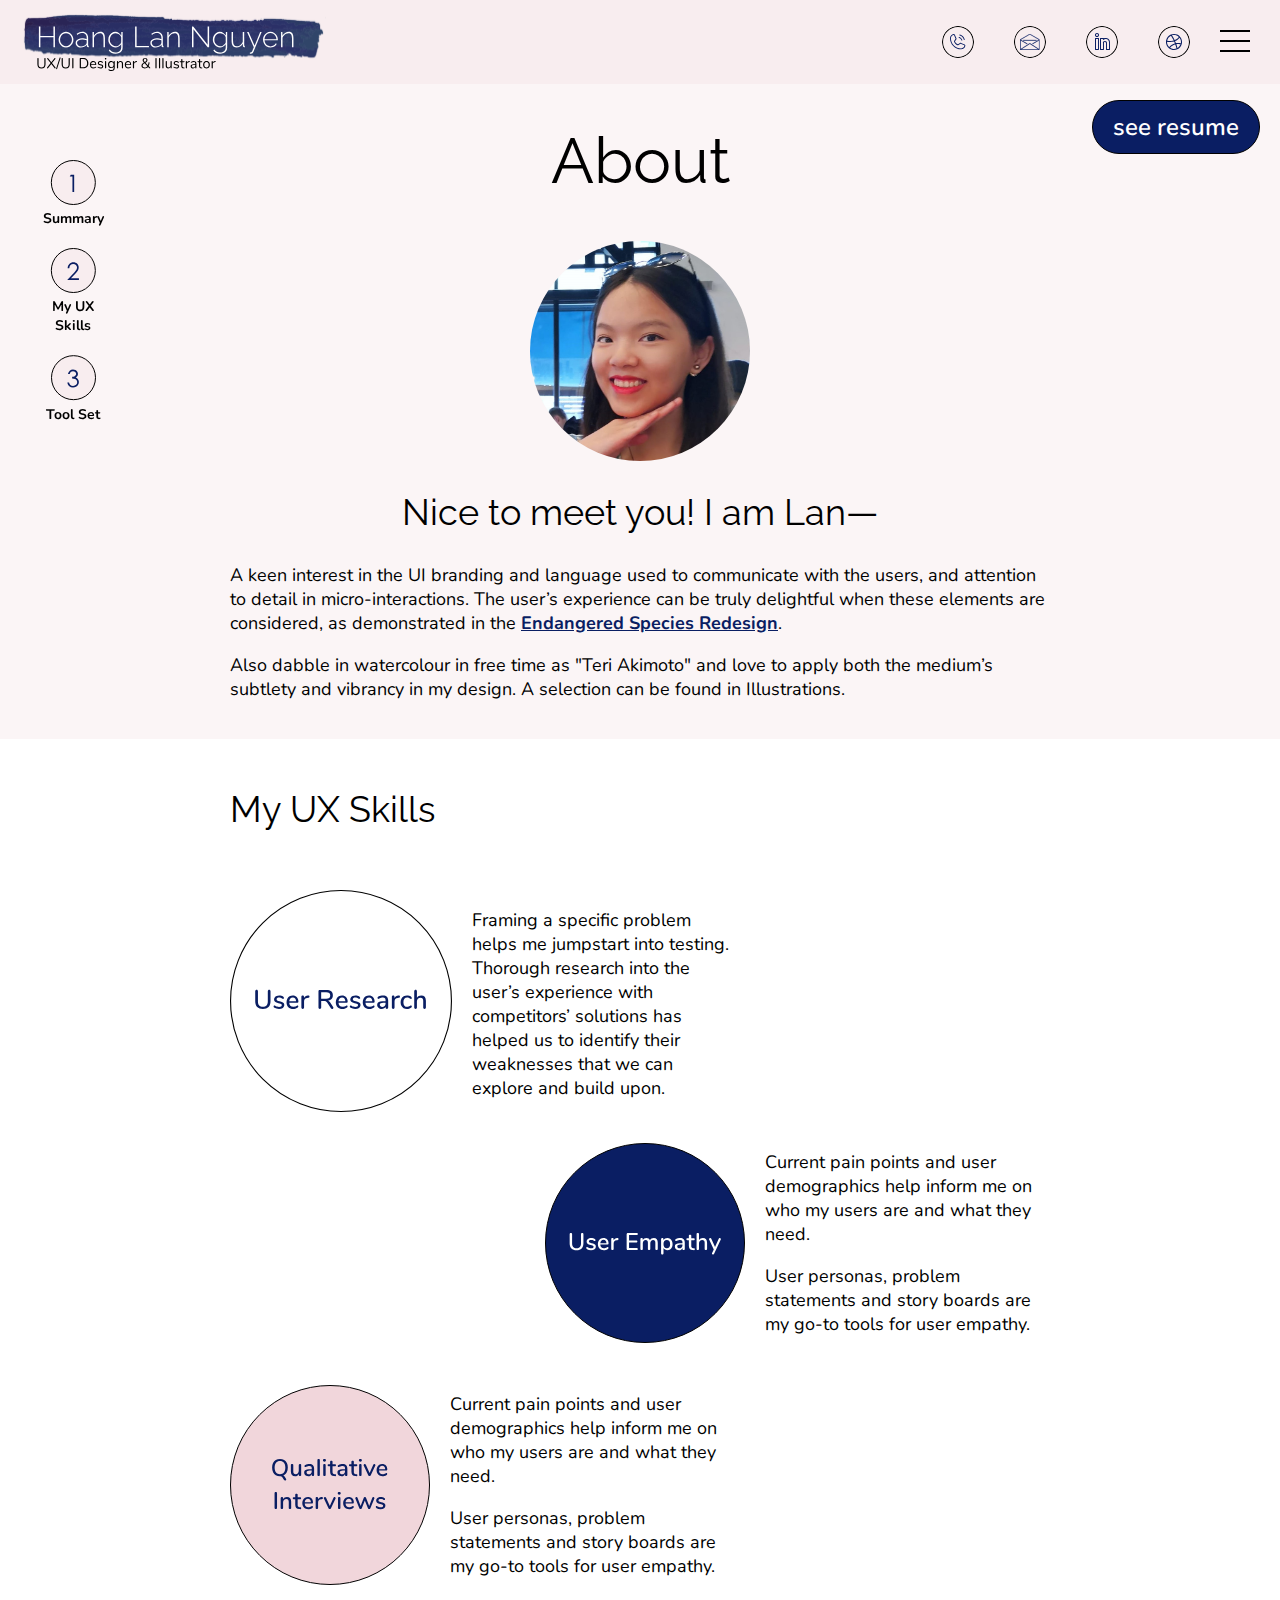
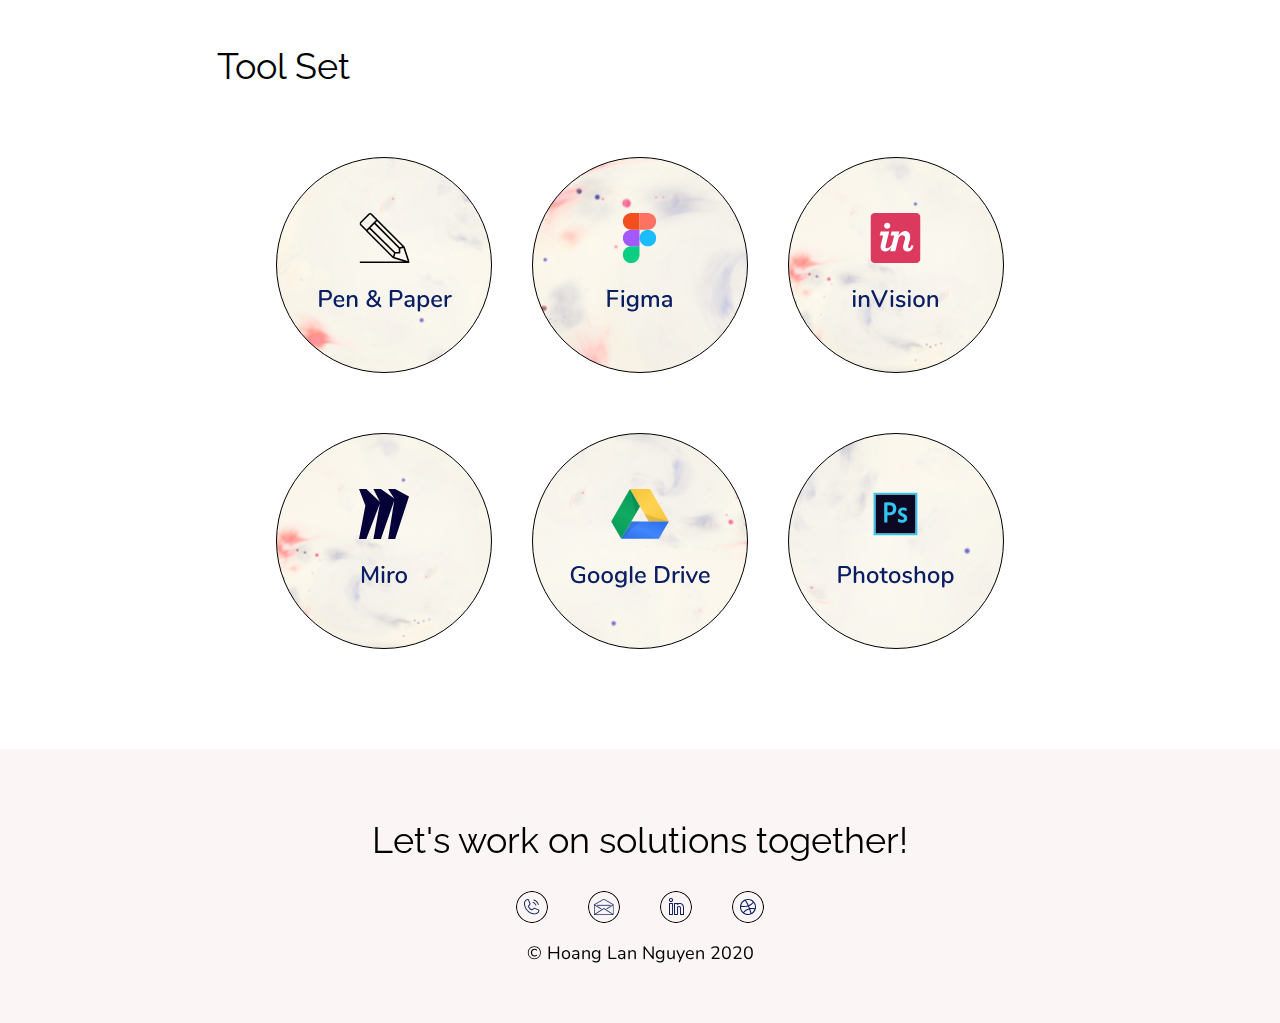
<file: pages/About.html>
<!DOCTYPE html>
<html id="About-bg">
<head>
    <meta name="viewport" content="width=device-width, initial-scale=1.0">
    <title>Hoang Lan Nguyen's Portfolio</title>
    <link href="../css/index.css" type="text/css" rel="stylesheet">
    <link rel="preconnect" href="https://fonts.gstatic.com">
    <link href="https://fonts.googleapis.com/css2?family=Nunito:ital,wght@0,200;0,300;0,400;0,600;0,700;0,800;0,900;1,200;1,300;1,400;1,600;1,700;1,800;1,900&family=Raleway:ital,wght@0,400;0,500;1,400;1,500&display=swap" rel="stylesheet">
</head>

<!-- Navigation Bar -->
<body>
<nav>
    <a href="../index.html"><img class='logo' src='../images/logo.svg' alt="My Logo" height='64px'></a>
    <div class="nav-space"></div>
    <div class='contact'>
        <!-- <div class="contact-method"><p>+1 (657) 252 2544</p></div> -->
        <a href="tel:6572522544">
            <div class='contact-phone'>
                <img src='../icons/ph_phone-call-light.svg' title="mobile: +1 (657) 252-2544" sizes='32px 32px'>
            </div>
        </a>
        <a href="mailto:nguyenhlan96@gmail.com">
            <div class='contact-email'>
            <img src='../icons/et_email.svg' title="email: nguyenhlan96@gmail.com" sizes='32px 32px'>
            </div>
        </a>
        <a href="https://www.linkedin.com/in/hoang-lan-nguyen-95658466/" target="_blank">
            <div class='contact-linkedin'>
                <img src='../icons/et_linkedin.svg' alt="linkedin" sizes='32px 32px'>
            </div>
        </a>
        <a href="https://dribbble.com/teri_akimoto">
            <div class='contact-dribbble'>
            <img src='../icons/et_dribbble.svg' alt="dribbble" sizes='32px 32px'>
         </div>
        </a>
        <img id="open-icon" src="../icons/menu-open.svg" width=50px height=50px onclick="openmenu()">
    </div>
</nav>

<!-- Side Navigation -->
<a href="https://docs.google.com/document/d/1R8a_nDnK4jU8saWUVK28aqBOZMNTjU0s1rTNltGXnoY/edit?usp=sharing">
    <div id="see-resume" class="primary-button">see resume</div>
</a>
<div class="side-menu about-side">
    <a id="summary-tab" class="side-tab" href="#about-me-body" data-offset="80"><div>
        <img id="tab1" src="../icons/side-tab1.svg" alt="Summary"></div>
        <p class="side">Summary</p>
    </a>
    <a id="ux-skills-tab" class="side-tab" href="#my-skills-body" data-offset="80"><div>
        <img id="tab2" src="../icons/side-tab2.svg" alt="My UX Skills"></div>
        <p class="side">My UX<br>Skills</p>
    </a>
    <a id="tool-set-tab" class="side-tab" href="#tool-set-body" data-offset="80"><div>
        <img id="tab3" src="../icons/side-tab3.svg" alt="Tool Set"></div>
        <p class="side">Tool Set</p>
    </a>
    <img class="side-menu-icon" id="side-close" src="../icons/side-menu-icon.svg" width=30px>
</div>

<!-- Full-screen Menu -->
    <ul id="menu" class="overlay-menu">
        <li id="home-link"><a href="../index.html"><h2>Home</h2></a></li>
        <li id="about-link"><a href="About.html"><h2>About</h2></a></li>
        <li id="case-studies-link"><a href="Case-Studies.html"><h2>Case Studies</h2></a></li>
        <li id="illustrations-link"><a href="#"><h2>Illustrations</h2></a></li>
        <img id="close-icon" src="../icons/menu-close.svg" width=50px height=50px onclick="closemenu()">
        <div id="overlay-top" class="overlay-menu">
            <a href="index.html"><img class='logo' src='../images/logo.svg' height='64px'></a>
            <div class="nav-space"></div>
            <div class='contact'>
                <!-- <div class="contact-method"><p>+1 (657) 252 2544</p></div> -->
                <a href="tel:6572522544">
                    <div class='contact-phone'>
                        <img src='../icons/ph_phone-call-light.svg' title="mobile: +1 (657) 252-2544" sizes='32px 32px'>
                </div></a>
                <a href="mailto:nguyenhlan96@gmail.com">
                    <div class='contact-email'>
                    <img src='../icons/et_email.svg' title="email: nguyenhlan96@gmail.com" sizes='32px 32px'>
                </div>
                <a href="https://www.linkedin.com/in/hoang-lan-nguyen-95658466/" target="_blank">
                    <div class='contact-linkedin'>
                        <img src='../icons/et_linkedin.svg' alt="linkedin" sizes='32px 32px'>
                </div></a>
                <a href="https://dribbble.com/teri_akimoto">
                    <div class='contact-dribbble'>
                    <img src='../icons/et_dribbble.svg' alt="dribbble" sizes='32px 32px'>
                </div></a>
                <div id="empty-icon">
            </div>
        </div>
    </ul>

    <!-- About Me Description -->
<div id="about-me-body">
<section id="about-me">
    <h1>About</h1>
    <img src="../images/my-profile-image.jpg" width="220px" alt="My profile photo">
    <section class='about-me'>
        <h2 class='greeting'>Nice to meet you! <wbr>I am Lan—</h2></h2>
        <p>A keen interest in the UI branding and language used to communicate with the users, and attention to detail in micro-interactions. The user’s experience can be truly delightful when these elements are considered, as demonstrated in the <a class="hyperlink" href="Endangered-Species.html">Endangered Species Redesign</a>.</p>
        <p>Also dabble in watercolour in free time as "Teri Akimoto" and love to apply both the medium’s subtlety and vibrancy in my design. A selection can be found in Illustrations.</p>
    </section>
</section>
</div>
<!-- My UX Skills -->
<div id="my-skills-body">
<section id="my-skills">
    <h2>My UX Skills</h2>
    <div id="ux-skill1" class="ux-skill">
        <img class="ux-skill-image" src="../images/ux-skill1.svg">
        <p>Framing a specific problem helps me jumpstart into testing. Thorough research into the user’s experience with competitors’ solutions has helped us to identify their weaknesses that we can explore and build upon.</p>
    </div>
    <div id="ux-skill2" class="ux-skill">
        <img class="ux-skill-image" src="../images/ux-skill2.svg">
        <div class="paragraphs">
            <p>Current pain points and user demographics help inform me on who my users are and what they need.</p>
            <p>User personas, problem statements and story boards are my go-to tools for user empathy.</p>
        </div>
    </div>
    <div id="ux-skill3" class="ux-skill">
        <img class="ux-skill-image" src="../images/ux-skill3.svg">
        <div class="paragraphs">
        <p>Current pain points and user demographics help inform me on who my users are and what they need.</p>
        <p>User personas, problem statements and story boards are my go-to tools for user empathy.</p>
        </div>
    </div>
</section>
</div>
<!-- Tool Set -->
<div id="tool-set-body">
<section id="tool-set">
    <h2>Tool Set</h2>
    <div class="tool-row">
        <div id="pen-paper" class="tool-tile"></div>
        <div id="figma" class="tool-tile"></div>
        <div id="invision" class="tool-tile"></div>
    </div>
    <div class="tool-row">
        <div id="miro" class="tool-tile"></div>
        <div id="google-drive" class="tool-tile"></div>
        <div id="photoshop" class="tool-tile"></div>
    </div>
</section>
</div>

<!-- Footer -->
<footer>
    <div class="footer-content">
        <h2 id="footer-header">Let's work on solutions together!</h2>
        <!-- <p>+1 (657) 252 2544</p> -->
        <div class='contact'>
            <!-- <div class="contact-method"><p>+1 (657) 252 2544</p></div> -->
            <a href="tel:6572522544">
                <div class='contact-phone'>
                    <img src='../icons/ph_phone-call-light.svg' title="mobile: +1 (657) 252-2544" sizes='32px 32px'>
            </div></a>
            <a href="mailto:nguyenhlan96@gmail.com">
                <div class='contact-email'>
                <img src='../icons/et_email.svg' title="email: nguyenhlan96@gmail.com" sizes='32px 32px'>
            </div>
            <a href="https://www.linkedin.com/in/hoang-lan-nguyen-95658466/" target="_blank">
                <div class='contact-linkedin'>
                    <img src='../icons/et_linkedin.svg' alt="linkedin" sizes='32px 32px'>
            </div></a>
            <a href="https://dribbble.com/teri_akimoto">
                <div class='contact-dribbble'>
                <img src='../icons/et_dribbble.svg' alt="dribbble" sizes='32px 32px'>
            </div></a>
            <!-- <a href="https://www.instagram.com/teri_akimoto.art/"><div class='contact-instagram'><img src='icons/et-openmoji_instagram.svg' alt="instagram" title="Instagram: teri_akimoto.art" sizes='32px 32px'></div></a> -->
        </div>
        <p>© Hoang Lan Nguyen 2020</p>
    </div>
</footer>

<!-- JavaScript -->
<script src="https://ajax.googleapis.com/ajax/libs/jquery/3.5.1/jquery.min.js"></script>
<script src="../JavaScript/About.js"></script>
<script>
    var menu = document.getElementById("menu");
    function openmenu(){
        menu.style.top="0";
    }
    
    function closemenu(){
      menu.style.top = "-200vh";
    }
</script>
</body>


</html>
</file>
<file: css/index.css>
/* * {border:1px solid red} */
/*
Site:       Onscale.com
Converted:  March, 2019

Table of Contents
1.  GLOBAL
2.  HEADER
3.  HOME PAGE
4.  FOOTER
5.  STYLING
6.  ABOUT
7.  CASE STUDIES
8.  CASE STUDY 1/2/3
9.  ILLUSTRATIONS
10. RESPONSIVE BREAKPOINTS

/* =======================================
GLOBAL
======================================= */
html {
    scroll-behavior: smooth;
    padding: 0;
    margin: 0;
    background-repeat: no-repeat;
    background-size: cover;
    background-attachment: fixed;
    height: 1500px;
}
    #Home-bg {
        background-image: url(../images/annie-spratt-hero-image.jpg);
    }
    #About-bg {
        background-color: #ffffff;
    }
body {
    padding: 0;
    margin: 0;
    height: 1500px;
    }

/* =======================================
HEADER
======================================= */
nav {
    display: flex;
    position:fixed;
    justify-content: space-between;
    margin: 0;
    padding: 10px 0;
    top: 0;
    background-color: rgba(241,214,219,0.25);
    backdrop-filter: blur(8px);
    width: 100%;
    align-items: center;
    z-index: 100;
}
.contact-method {
    cursor: pointer;
}
.logo {
    float: left;
    margin: 0 20px;
}
.contact {
    width: 1fr;
    float:right;
    display: flex;
    justify-content: space-between;
    align-items: center;
    margin: 0px 20px;
}
#overlay-top {
    display: flex;
    position:fixed;
    justify-content: space-between;
    margin: 0;
    padding: 10px 0;
    top: 0;
    background-color: rgba(241,214,219,);
    width: 100%;
    align-items: center;
    z-index: 105;
}
#empty-icon {
    width: 50px;
    height: 50px;
}
#menu {
    position: fixed;
    z-index: 100;
    top: -200vh;
    height: 100vh;
    width: 100%;
    margin: 0;
    padding: 0;
    background-color: rgb(241, 214, 219);
    backdrop-filter: blur(8px);
    list-style-type: none;
    display: flex;
    flex-direction: column;
    align-items: center;
    justify-content: center;
}
#menu a {
    text-decoration: none;
    color: #0A1E63;
}
#menu li {
    display: block;
    width: 100%;
    text-align: center;
}
#home-link:hover {
    background-image: url(../images/brush-1.svg);
    background: cover;
    background-repeat: no-repeat;
    background-position: center;
}
#about-link:hover {
    background-image: url(../images/brush-2.svg);
    background: cover;
    background-repeat: no-repeat;
    background-position: center;
}   
#case-studies-link:hover {
    background-image: url(../images/brush-3.svg);
    background: cover;
    background-repeat: no-repeat;
    background-position: center;
}   
#illustrations-link:hover {
    background-image: url(../images/brush-5.svg);
    background: cover;
    background-repeat: no-repeat;
    background-position: center;
}
#close-icon {
    position: absolute;
    cursor: pointer;
    top: 15px;
    right: 20px;
    background: rgb(241, 214, 219);
    z-index: 110;
}
/* =======================================
HOME PAGE
======================================= */
/* Home Page : Hero */
.hero {
    float:top;
    height: 800px;
    overflow: visible;
    z-index: 1;
    margin: 20px 20px 80px 20px;
    display: grid;
    grid-template-columns: repeat(12, 1fr);
    grid-template-rows: repeat(6, 1fr);
    gap: 20px;
}
.greeting {
    grid-column: 2 / -1;
}
.statement-section {
    grid-column: 2 / -1;
    grid-row: 3 / -1;
}
#languages {
    display:flex;
    align-items: top;
    overflow: visible;
}
.english {
    background-image: url(../icons/emojione_flag-for-united-kingdom.svg);
    background-repeat: no-repeat;
    min-width: 99px;
    min-height: 99px;
    overflow: visible;
    border-radius: 50px;
    margin: auto 10px auto 2px;
    border: 2px solid black;
    cursor: pointer;
}
.english-disabled {
    background-image: url(../icons/emojione_flag-for-united-kingdom-disabled.svg);
    background-repeat: no-repeat;
    min-width: 99px;
    min-height: 99px;
    overflow: visible;
    border-radius: 50px;
    margin: auto 10px auto 2px;
    cursor: pointer;
    border: 0;
}
.english-disabled:hover {
    background-image: url(../icons/emojione_flag-for-united-kingdom.svg);
    background-repeat: no-repeat;
}
.russian {
    background-image: url(../icons/emojione_flag-for-russia.svg);
    background-repeat: no-repeat;
    border: 2px solid black;
    min-width: 99px;
    min-height: 99px;
    overflow: visible;
    border-radius: 50px;
    cursor: pointer;
    margin: auto 10px;
}
.russian-disabled:hover {
    background-image: url(../icons/emojione_flag-for-russia.svg);
    background-repeat: no-repeat;
}
.russian-disabled {
    background-image: url(../icons/emojione_flag-for-russia-disabled.svg);
    background-repeat: no-repeat;
    min-width: 99px;
    min-height: 99px;
    overflow: visible;
    border-radius: 50px;
    margin: auto 10px;
    cursor: pointer;
    border: 0;
}
.vietnam {
    background-image: url(../icons/emojione_flag-for-vietnam.svg);
    background-repeat: no-repeat;
    min-width: 99px;
    min-height: 99px;
    margin: auto 2px auto 10px;
    cursor: pointer;
    border: 2px solid black;
    overflow: visible;
    border-radius: 50px;
}
.vietnam-disabled {
    background-image: url(../icons/emojione_flag-for-vietnam-disabled.svg);
    background-repeat: no-repeat;
    min-width: 99px;
    min-height: 99px;
    margin: auto 2px auto 10px;
    cursor: pointer;
    border: 0;
}
.vietnam-disabled:hover {
    background-image: url(../icons/emojione_flag-for-vietnam.svg);
    background-repeat: no-repeat;
}
.down-hotspot {
    grid-row: -1;
    grid-column: 1 / -1;
    height: 100px;
    margin: 80px auto 0 auto;
    align-self: center;
}
.down {
    float: top;
    margin: 0 auto;
    align-self: center;
}
/* Home Page : Case Study Cards */
.wide-card-column {
    padding: 20px;
    margin: 0;
    width: 100%;
}
.wide-card {
    backdrop-filter: blur(20px);
    display: grid;
    grid-template-columns: repeat(12, 1fr);
    grid-template-rows: 1fr 1fr;
    gap: 20px;
    padding: 40px 0;
}
.wide-card-content {
    grid-column: -2 / -6;
    grid-row: 1 / -1;
    display: flex;
    flex-direction: column;
    align-items: flex-start;
    min-width: 100%;
    margin-bottom: 40px;
}
.wide-card-content a {
    text-decoration: none;
}
.card-thumbnail {
    grid-column: 2 / 8;
    grid-row: 1 / -1;
    overflow: hidden;
    display: flex;
    justify-content: center;
    background-position: center center;
    flex-direction: row;
    background-repeat: no-repeat;
    background-size: 100% auto;
    cursor:pointer;
}
#card-thumbnail1 {
    background-image: url(../images/Endangered/endangered\ species\ all\ devices\ cover.png);
}
#card-thumbnail2 {
    background-image: url(../images/emotion/emotion-cover.png);
}
#card-thumbnail3 {
    background-image: url(../images/Coral/CORAL-all-devices-cover.png);
}
.card-description {
    padding-bottom: 40px;
}
.card-heading span {
    font-style: italic;
}
.card-date {
    color: #0A1E63;
}
#case-study1, #case-study3 {
    background-color: rgba(241, 214, 219, 0.25);
}
#case-study2 {
    background: rgba(255, 255, 255, 0.25);
}
/* =======================================
FOOTER
======================================= */
footer {
    margin-top: 80px;
    padding: 20px;
    backdrop-filter: blur(20px);
    background-color: rgba(241, 214, 219, 0.25);
    display: grid;
    grid-template-columns: repeat(12, 1fr);
    gap: 20px;
    padding: 40px 20px;
}
.footer-content {
    display: flex;
    flex-direction: column;
    align-items: center;
    grid-column: 4 / span 6;
}
#footer-header, .footer-content p {
    text-align: center;
}
/* =======================================
STYLING
======================================= */
/* Icon Styles */
#open-icon {
    cursor: pointer;
}

.contact a {
    height: 32px;
}
.contact a:hover {
    /* background-color: rgb(241, 214, 219); */
    border: 100px;
    background-image: url(../icons/icon-background-hover.svg);
    background-repeat: no-repeat;
    background-position-x: center;
}
.contact-phone, .contact-email, .contact-linkedin, .contact-dribbble, .contact-instagram {
    cursor: pointer;
    display: inline;
    margin: 0 20px;
    border-radius: 50px;
    background-repeat: no-repeat;
}
.expand-icon {
    position: absolute;
    top: 20px;
    left: 20px;
    display: inline;
    width: 32px;
    height: 24.38px;
    background-image: url(../icons/et+edit_zoom_in.svg);
    background-repeat: no-repeat;
    background-size: cover;
}
.shrink-icon {
    position: absolute;
    top: 20px;
    left: 20px;
    display: inline;
    width: 32px;
    height: 24.38px;
    background-image: url(../icons/et+edit_zoom\ out.svg);
    background-repeat: no-repeat;
    background-size: cover;
}
/*Button Styles*/
.primary-button {
    border: 1px solid black;
    border-radius: 50px;
    padding: 10px 20px;
    text-align: center;
    background-color: #0A1E63;
    font-family: 'Nunito', sans-serif;
    font-size: 24px;
    font-style: none;
    color: white;
    font-weight: 600; /*semi-bold*/
    cursor: pointer;
}
.primary-button:hover {
    color: rgb(241, 214, 219);
}
.primary-button:active:hover {
    background-color: white;
    color: #0A1E63;
}
.button {
    border: 1px solid black;
    border-radius: 50px;
    padding: 10px 20px;
    background-color: rgba(241,214,219,0.25);
    backdrop-filter: blur(8px);
    text-align: center;
    font-family: 'Nunito', sans-serif;
    font-size: 24px;
    font-style: none;
    color: #0A1E63;
    font-weight: 600; /*semi-bold*/
    cursor: pointer;
}
.button:hover {
    background-color: rgb(241,214,219);
}
.button:active:hover {
    background-color: #0A1E63;
    color: #ffffff;
}
.side-tab img:hover {
    border-radius: 50px;
    background-color: rgb(241, 214, 219);
}
/* Typography */
p {
    font-family: 'Nunito', sans-serif;
    font-size: 18px;
}
.side {
    font-size: 14px;
    font-weight: bold;
}
.paragraphs {
    flex-direction: column;
}
h1, h2 {
    font-family: 'Raleway', sans-serif;
    font-weight: 400;
}
h1 {
    font-size: 64px;
}
h2 {
    font-size: 36px;
}
.italic {
    font-style: italic;
}
.bold {
    font-weight: bold;
}
.state {
    font-size: 24px;
}
.centered {
    text-align: center;
}
.hyperlink {
    color: #0A1E63;
    font-weight: bold;
    cursor: pointer;
}
/* List Styles */
.ulist {
    list-style-type: none;
    list-style-position: inside;
}
.ulist li ::before {
    content: "\2022";
    color: #0A1E63;
    display: inline-block;
    width: 1em;
    margin-left: -1em;
}
li {
    font-family: 'Nunito', sans-serif;
    font-size: 18px;
    margin-bottom: 40px;
}
/* =======================================
ABOUT
======================================= */
/* ABOUT : Side Navigation */
.side-menu {
    position: fixed;
    height: auto;
    width: calc(100% / 12 + 40px);
    display: flex;
    flex-direction: column;
    align-items: center;
    text-align: center;
    z-index: 99;
    transition: all 1s ease;
}
.about-side {
    top: 160px;
}
.side-menu a, .side-case-menu a {
    text-decoration: none;
    color: black;
}    
.side-tab {
        margin: 0 20px;
    }
.side-tab p {
    margin: 0 auto 20px auto;
}
.side-menu-icon {
    display: none;
}
.side-case-menu {
    position: fixed;
    min-height: auto;
    width: calc(100% / 12 + 40px);
    display: flex;
    /* overflow-x: auto; */
    flex-direction: column;
    align-items: center;
    text-align: center;
    z-index: 99;
    transition: all 1s ease;
}
#see-resume {
    display: inline-block;
    position: fixed;
    top: 100px;
    bottom: auto;
    right: 20px;
    transition: all 0.5s ease;
}
/* ABOUT : Summary */
#about-me-body {
    grid-column: 3 / -3;
    grid-row: 1 / span 1;
    display: grid;
    grid-template-columns: repeat(12, 1fr);
    grid-template-rows: repeat (6, 1fr);
    gap: 20px;
    padding: 80px 20px 0 20px;
    background-color: rgba(241, 214, 219, 0.25);
}
#about-me {
    grid-column: 3 / -3;
    display: flex;
    flex-direction: column;
    align-items: center;
    margin-bottom: 20px;
}
#about-me img {
    border-radius: 100%;
}
#about-me h2 {
    text-align: center;
}
/* ABOUT : My UX Skills */
#my-skills-body {
display: grid;
grid-template-columns: repeat(12, 1fr);
grid-template-rows: 1fr;
gap: 20px;
background-color: #ffffff;
padding: 20px;
}
#my-skills {
    grid-column: 3 / -3;
    grid-row: 1 / -1;
    display: grid;
    grid-template-columns: repeat(8, 1fr);
    grid-template-rows: 1fr 2fr 2fr 2fr;
    gap: 20px;
}
.ux-skill-image {
    margin-right: 20px;
}
#my-skills h2 {
    grid-column: 1 / -1;
    grid-row: 1 / span 1;
    text-align: left;
}
#ux-skill1, #ux-skill3 {
    display: flex;
    grid-column: 1 / 6;
}
#ux-skill1 {
    grid-row: 2 / span 1;
}
#ux-skill2 {
    display: flex;
    grid-column: 4 / -1;
    grid-row: 3 / span 1;
}
#ux-skill3 {
    grid-row: 4 / span 1;
}
/* ABOUT : Tool Set */
#tool-set-body {
    display: grid;
    grid-template-columns: repeat(12, 1fr);
    grid-template-rows: 1fr;
    gap: 20px;
}
#tool-set {
    grid-column: 3 / -3;
    display: grid;
    grid-template-columns: repeat(8, 1fr);
    grid-template-rows: 1fr;
    gap: 20px;
}
#tool-set h2 {
    grid-column: 1 / -1;
}
.tool-row {
    grid-column: 2 / -2;
    display: flex;
    justify-content: center;
}
.tool-tile {
    min-width: 216px;
    min-height: 216px;
    background-size: contain;
    background-repeat: no-repeat;
    background-position: center;
    margin: 20px;
}
#pen-paper {
    background-image: url(../images/pen-paper-tile.svg)
}
#pen-paper:hover {
    background-image: url(../images/pen-paper-tile-hover.svg);
}
#figma {
    background-image: url(../images/figma-tile.svg);
}
#figma:hover {
    background-image: url(../images/figma-tile-hover.svg);
}
#invision {
    background-image: url(../images/invision-tile.svg);
}
#invision:hover {
    background-image: url(../images/invision-tile-hover.svg);
}
#miro {
    background-image: url(../images/miro-tile.svg);
}
#miro:hover {
    background-image: url(../images/miro-tile-hover.svg);
}
#google-drive {
    background-image: url(../images/google-drive-tile.svg);
}
#google-drive:hover {
    background-image: url(../images/google-drive-tile-hover.svg);
}
#photoshop {
    background-image: url(../images/photoshop-tile.svg);
}
#photoshop:hover {
    background-image: url(../images/photoshop-tile-hover.svg);
}
/* =======================================
CASE STUDIES
======================================= */
#case-studies-body {
    padding-top: 80px;
}
#case-studies {
    padding: 0;
}
#case-studies h1 {
    text-align: center;
}
.wide-card-column {
    padding: 0;
    margin: 0;
    width: 100%;
}
.wide-card {
backdrop-filter: blur(20px);
display: grid;
grid-template-columns: repeat(12, 1fr);
grid-template-rows: 1fr 1fr;
gap: 20px;
padding: 40px 20px;
}
/* =======================================
CASE STUDY 1/2/3
======================================= */
/* CASE STUDY 1: Side Nav */
.endangered-side {
    top: 120px;
}
/* CASE STUDY 1 : Summary */
.endangered-body h1 {
    padding-top: 80px;
    text-align: center;
}
.endangered-body {
    padding: 0 20px;
    background-color: white;
    width: auto;
    display: flex;
    flex-direction: column;

}
.summary-body, .problem-statement {
    padding: 20px;
    width: auto;
    background-color: rgba(241, 214, 219, 0.25);
    margin-bottom: 80px;
}
.case-hero {
display: grid;
grid-template-columns: repeat(12, 1fr);
gap: 20px;
flex-direction: column;
align-items: center;
/* margin-bottom: 20px; */
overflow: hidden;
min-height: 50vh;
}
.case-img1 {
    grid-column: 3 / -3;
    grid-row: 2 / -1;
    background-image: url(../images/Endangered/endangered-species-all-devices-cover-wide.png);
    background-size: cover;
    height: 80%;
    background-position: center;
}
.case-hero h1 {
    text-align: center;
    grid-column: 1 / -1;
    grid-row: 1 / 2;
}
.summary {
    display: grid;
    grid-template-columns: repeat(12, 1fr);
    gap: 20px;
}
.over-column1 {
    grid-column: 3 / span 4;
}
.over-column2 {
    grid-column: -3 / -6;
}
/* CASE STUDY 1/2/3 : Main body layouts */
.case-p-body {
    display: grid;
    grid-template-columns: repeat(12, 1fr);
    gap: 20px;
    padding: 20px;
    width: auto;
    margin-bottom: 80px;
}
.wide-case-p {
    grid-column: 3 / -3;
}
.case-p-section {
    grid-column: 3 / -2;
    display: grid;
    grid-template-columns: repeat(8, 1fr);
    grid-template-rows: 1fr;
    gap: 20px;
}
.case-p-section a, .image-column {
    grid-column: 5 / -1;
    width: auto;
}
.case-p {
    grid-column: 1 / span 3;
}
.case-p h2 {
    margin-top: 0;
}
.click-image {
    overflow: hidden;
    height:300px;
    position: relative;
    width: auto;
    display: flex;
    justify-content: center;
    align-items: center;
    cursor: pointer;
    box-shadow: 0 2px 4px rgba(0,0,0,0.25);
}
.click-image img {
    width: 100%;
    display: inline-block;
    margin: 0 auto;
}
.image-description {
    display: inline-block;
    width: 100%;
    position: absolute;
    bottom: 0;
    background-color: rgba(241, 214, 219, 0.25);
    backdrop-filter: blur(20px);
    padding: 20px;
}
.image-description p {
    margin: 0 20px 10px 20px;
    text-decoration: none;
    color: black;
}
.bullet-row {
    width: 100%;
    display: flex;
    justify-content: center;
}
.bullet {
    width: 14px;
    height: 14px;
    border: 1px black solid;
    border-radius: 100%;
    margin: 0 10px;
    cursor: pointer;
}
.bullet:hover {
    background-color: rgba(241, 214, 219, 0.25);
}
.active-bullet {
    background-color: #0A1E63;
    width: 14px;
    height: 14px;
    border: 1px black solid;
    border-radius: 100%;
    margin: 0 10px;
    cursor: pointer;
}
/* : Problem Statement */
.problem {
    grid-column: 3 / -3;
    text-align: center;
    overflow: visible;
}
.quotation-start {
    position: absolute;
    background-image: url(../icons/la_quote-left-solid.svg);
    width: 32px;
    height: 32px;
    left: calc(100vw / 6 - 20px);
    margin-top: 88px;
}
.quotation-end {
    position: absolute;
    background-image: url(../icons/la_quote-right-solid.svg);
    width: 32px;
    height: 32px;
    right: calc(100vw / 6 - 20px);
    margin-bottom: 88px;
}
/* : Definition & Ideation */
.site-map-snip {
    position: absolute;
    top: -20px;
    left: 50px;
    object-fit: cover;
    height: 160%;
}

/* : Prototyping & Testing */
.image-column {
    overflow: hidden;
    position: relative;
    display: flex;
    justify-content: space-around;
    align-items: center;
    display: flex;
    flex-direction: column;
}
.beta-header {
    height: 80px;
}
.gif img {
    object-fit: contain;
    width: 100%;
}
.gif, .static-image {
    overflow: hidden;
    margin-bottom: 20px;
}

/* : Changes to UI */
.nav-spacing {
    height: 200px;
}
.colour-footer {
    margin: 20px auto;
}
.homepage-UI {
    height: 500px;
}

/* : Mobile Usability */
.navigation-levels {
    height: 300px;
}
.responsive-screens {
    height: 300px;
}
.statistics {
    background-color: rgba(0,0,0,0);
    overflow: hidden;
}
.statistics img {
    object-fit: contain;
    width: 100%;
}

/* : Mobile Tests */
.x-ol-body {
    display: grid;
    grid-template-columns: repeat(12, 1fr);
    gap: 20px;
    padding: 0 20px;
    width: auto;
}
.x-ol-list, .x-ol-images {
    grid-column: 3 / -3;
    display: grid;
    grid-template-columns: repeat(8, 1fr);
    gap: 20px;
    counter-reset: section;
}
.x-ol {
    grid-column: 1 / -1;
    display: grid;
    grid-template-columns: repeat(8, 1fr);
    gap: 20px;
    margin: 0;
    /* list-style: none inside; */
    text-align: left;
}
.x1 {
    grid-column: 1 / span 2;
    margin: 0;
    /* display: flex;
    flex-direction: column;
    justify-content: space-between; */
}
.x2 {
    grid-column: 4 / span 2;
    margin: 0;
}
.x3 {
    grid-column: 7 / span 2;
    margin: 0;
}
/* .x1:before, .x2:before, .x3:before {
    counter-increment: section;
    content: counter(section) ".";
    list-style-type: decimal;
    display: inline-block;
    width: 1em;
    margin-left: -1em;
} */
.x2 img, .x3 img, .x1 img {
    width: 100%;
    height: 400px;
    object-fit: cover;
    bottom: 0;
    margin-top: 40px;
}
.x1 img, .x2 img {
    object-position: 0 0;
}
.x3 img {
    object-position: 0 40%;
}
/* : Final Product */
.final div {
    grid-column: 3 / -3;
    display: flex;
    flex-direction: column;
}
.final-p-section {
    grid-column: 3 / -1;
    display: grid;
    grid-template-columns: repeat(10, 1fr);
    gap: 20px;
}
.demo-frame, .demo-frame-mirror {
    grid-column: 5 / -1;
    display: flex;
    flex-direction: column;
    justify-content: flex-start;
    align-items: center;
}
.demo-frame img, .demo-frame-mirror img {
    object-fit: cover;
    border-radius: 45px;
    box-shadow: 0 0 10px rgba(0,0,0,0.25);
}
.final-toggle {
    margin-top: 20px;
    margin-bottom: 80px;
    width: 100%;
    display: flex;
    justify-content: center;
}
.desktop-icon {
    height: 32px;
    width: 42px;
    background-repeat: no-repeat;
    margin: 0 10px;
    cursor: pointer;
}
    .desktop-active {
        background-image: url(../icons/et_laptop.svg);
    }
    .desktop-disabled {
        background-image: url(../icons/et_laptop\ disabled.svg);
    }
.mobile-icon {
    height: 32px;
    width: 32px;
    background-repeat: no-repeat;
    margin: 0 10px;
    cursor: pointer;
}
.mobile-active {
    background-image: url(../icons/et_tablet.svg);
}
.mobile-disabled {
    background-image: url(../icons/et_tablet\ disabled.svg);
}
.final-p-section-mirror {
    grid-column: 1 / -3;
    display: grid;
    grid-template-columns: repeat(10, 1fr);
    gap: 20px;
}
    .case-p-mirror {
        grid-column: -1 / -4;
    }
    .demo-frame-mirror {
        grid-column: 1 / -5;
    }
.center-state {
    grid-column: 3 / -3;
}
.double-p-body {
    margin: 20px;
    display: grid;
    grid-template-columns: repeat(12, 1fr);
    gap: 20px;
    /* list-style-position: inside; */
}
.alphabetical li {
    list-style-type: lower-latin;
    margin-bottom: 40px;
}
.x1-2 {
    grid-column: 3 / span 3;
}
.x2-2 {
    grid-column: 8 / span 3;
}
.x1-2 div, .x2-2 div {
    /* display: flex; */
    flex-direction: column;
    justify-content: space-between;
}
.demo-frame-1-2 {
    text-align: right;
}
.demo-frame-1-2 img, .demo-frame-2-2 img {
    height: 100%;
    border-radius: 45px;
    object-fit: cover;
    border-radius: 45px;
    box-shadow: 0 0 10px rgba(0,0,0,0.25);
}

/* : See Other Studies */
.other-studies-body {
    margin: 0;
    padding: 20px;
}
.other-studies {
    display: grid;
    grid-template-columns: repeat(12, 1fr);
    grid-template-rows: 1fr;
    gap: 20px;
}
.other-studies-h2 {
    grid-column: 3 / -3;
}
.narrow-card {
    display: flex;
    flex-direction: column;
    padding: 20px;
    background-color: rgba(241, 214, 219, 0.25);
    backdrop-filter: blur(8px);
}
.ncard-thumbnail {
    min-height: 300px;
    overflow: hidden;
    background-repeat: no-repeat;
    background-size: 100% auto;
    background-position-y: center;
    cursor:pointer;
}
#other-study1 {
    grid-column: 3 / span 4;
}
#other-study2 {
    grid-column: 7 / span 4;
}
.card-thumbnail {
    grid-column: 1 / -1;
    grid-row: 1 / 2;
    background-size: cover;
}
.wide-card-content {
    grid-column: 1 / -1;
    grid-row: 2 / -1;
}
/* CASE STUDY 1/2/3 : Clickable images */
.click-overlay {
    position: fixed;
    z-index: 200;
    top: 0;
    left: 0;
    width: 100%;
    height: 100%;
    background: rgba(0,0,0,0.9);
    display: flex;
    visibility: hidden;
    align-items: center;
    text-align: center;
}
.click-overlay img {
    max-width: 80%;
    max-height: 80%;
    width: auto;
    height: auto;
}
.click-overlay:target {
    visibility: visible;
    outline: none;
    cursor: default;
}
/* ------------------------------ */
/* Responsive Breakpoints */

@media only screen and (min-width: 1400px) {
.card-thumbnail {
    grid-column: 3 / 8;
    grid-row: 1 / -1;
}
.wide-card-content {
    grid-column: -3 / -6;
    grid-row: 1 / -1;
}
.click-image {
    overflow: hidden;
    height: 400px;
}
.bullet, .active-bullet {
    width: 16px;
    height: 16px;
}
}

@media only screen and (max-width: 1000px) {
.logo {
    display: none;
    float: left;
}
.contact {
    width: 100%;
}
    .contact-method {
        display: none;
    }

    #ux-skill1, #ux-skill3 {
        display: flex;
        grid-column: 1 / 7;
    }
    #ux-skill1 {
        grid-row: 2 / span 1;
    }
    #ux-skill2 {
        display: flex;
        grid-column: 3 / -1;
        grid-row: 3 / span 1;
    }
    #ux-skill3 {
        grid-row: 4 / span 1;
    }
}

@media only screen and (max-width: 800px) {
/* Navigation Styles */
.logo {
    display: none;
    float: left;
}
.contact {
    width: 100%;
}
    .contact-method {
        display: none;
    }

#menu {
    padding-bottom: 20px;
}
    
/* Hero Styles */
.hero {
    grid-template-columns: repeat(4, 1fr);
}
    .statement-section {
        grid-column: 1 / -1;
        grid-row: 2 / -1;
    }
    .greeting {
        grid-column: 1 / -1;
    }
/* Card Styles */
.wide-card-column {
    margin: 0;
}
.wide-card {
grid-template-columns: repeat(4, 1fr);
grid-template-rows: 1fr 1fr;
}
    .card-thumbnail {
        grid-column: 1 / -1;
        grid-row: 1 / 2;
        background-size: cover;
    }
    .wide-card-content {
        grid-column: 1 / -1;
        grid-row: 2 / -1;
    }
/* About Styles */
#ux-skill1, #ux-skill2, #ux-skill3 {
    display: flex;
    grid-column: 1 / -1;
}
#ux-skill1 {
    grid-row: 2 / span 1;
}
#ux-skill2 {
    grid-row: 3 / span 1;
}
#ux-skill3 {
    grid-row: 4 / span 1;
}
.tool-row {
    display: inline;
    flex-direction: row;
}
/* Button Styles */
#see-more {
    display: block;
    align-self: center;
    box-sizing: border-box;
    width: auto;
}
#close-icon {
    position: fixed;
    cursor: pointer;
    top: 10px;
}
/* Footer Styles */
footer {
    grid-template-columns: repeat(4, 1fr);
}
    .footer-content {
        grid-column: 1 / -1;
    }
}

@media only screen and (max-width: 500px) {
/* Side Navigation */
.side-menu {
    position: fixed;
    width: 100%;
    height: calc(100vh / 6);
    padding: 0 auto;
    top: 70px;
    flex-direction: row;
    justify-content: center;
    align-items: flex-start;
    background-color: rgba(241,214,219,0.25);
    backdrop-filter: blur(8px);
}
.side-menu-icon {
    display: inline;
    position: fixed;
    bottom: 10px;
    margin: 0 auto;
    left: calc(50vw - 16px);
    right: calc(50vw - 16px);
}
#see-resume {
    align-items: center;
    box-sizing: border-box;
    width: calc(100vw - 40px);
    top: auto;
    bottom: 20px;
    right: 0;
    margin: 0 20px;
}
/* About Me */
#about-me-body {
    grid-template-columns: 1fr;
    padding: 0 20px;
    margin-top: 80px;
}
#about-me {
    grid-column: 1 / -1;
}
/* Case Study Side Navigation */
.side-case-menu {
    position: fixed;
    width: 100%;
    min-height: 0;
    top: 70px;
    flex-direction: row;
    justify-content: flex-start;
    align-items: flex-start;
    overflow-x: auto;
    flex-wrap: nowrap;
    -webkit-overflow-scrolling: touch;
    background-color: rgba(241,214,219,0.25);
    backdrop-filter: blur(8px);
}
.side-tab {
    flex: 0 0 auto;
}
/* .side-tab img {
    width: 32px;
} */
/* UX Skills */
#my-skills-body {
    grid-template-columns: 1fr;
    padding: 0 20px;
}
#my-skills {
    grid-column: 1 / -1;
    grid-template-columns: repeat(4, 1fr);
    grid-template-rows: 1fr 3fr 3fr 3fr;
}
    #my-skills h2 {
        text-align: center;
    } */
.ux-skill {
    flex-direction: column;
}
/* Tool set */
#tool-set-body {
    grid-template-columns: repeat(4, 1fr);
    padding: 0 20px;
}
#tool-set {
    grid-template-columns: repeat(4, 1fr);
    grid-column: 1 / -1;
}
/* #tool-set h2 {
    text-align: center
} */
.tool-row {
    grid-column: 1 / -1;
}
.tool-tile {
    min-width:200px;
}
/* Case Study: Hero */
.endangered-body {
    padding: 80px 0 0 0;
}
.case-hero {
    grid-template-columns: repeat(4, 1fr);
}
.case-img1 {
    grid-column: 1 / -1;
}
/* Case Study: Summary */
.summary, .case-p-section {
    display: flex;
    flex-direction: column;
}
.summary-body, .case-p-body {
    display: flex;
    flex-direction: column;
}
/* Case Study : Problem Statement */
.quotation-start {
    width: 32px;
    height: 32px;
    left: 20px;
    margin-top: 254px;
}
.quotation-end {
    width: 32px;
    height: 32px;
    right: 20px;
    margin-top: -10px;
}
/* Case Study : Main body layouts */
.case-p-body, .x-ol-body, .double-p-body, .summary-body {
    display: flex;
    flex-direction: column;
    margin-bottom: 40px;
}

.final-toggle {
    margin-bottom: 40px;
}
.double-p-body {
    margin: 0;
}
.case-p-section, .x-ol-list, .x-ol, .final-p-section, .final-p-section-mirror {
    display: flex;
    flex-direction: column;
    
}
.x1-2 div, .x2-2 div, .x1 div, .x2 div, .x3 div {
    text-align: left;
    display: flex;
    flex-direction: column;
    margin-top: 40px;
}
.demo-frame-1-2, .demo-frame-2-2, .x1 div {
    text-align: center;
    /* height: 500px;
    width: auto; */
}
/* .demo-frame-1-2 img, .demo-frame-2-2 img {
    object-fit: contain;
    height: 100%;
    width: auto;
} */
.other-studies-body {
    padding: 20px 0;
}
.other-studies-h2 {
    margin: 0 20px;
}
/* Case Study : Images */
.click-image, .gif {
    height: auto;
}
.image-description p {
    display: none;
}
}
</file>
